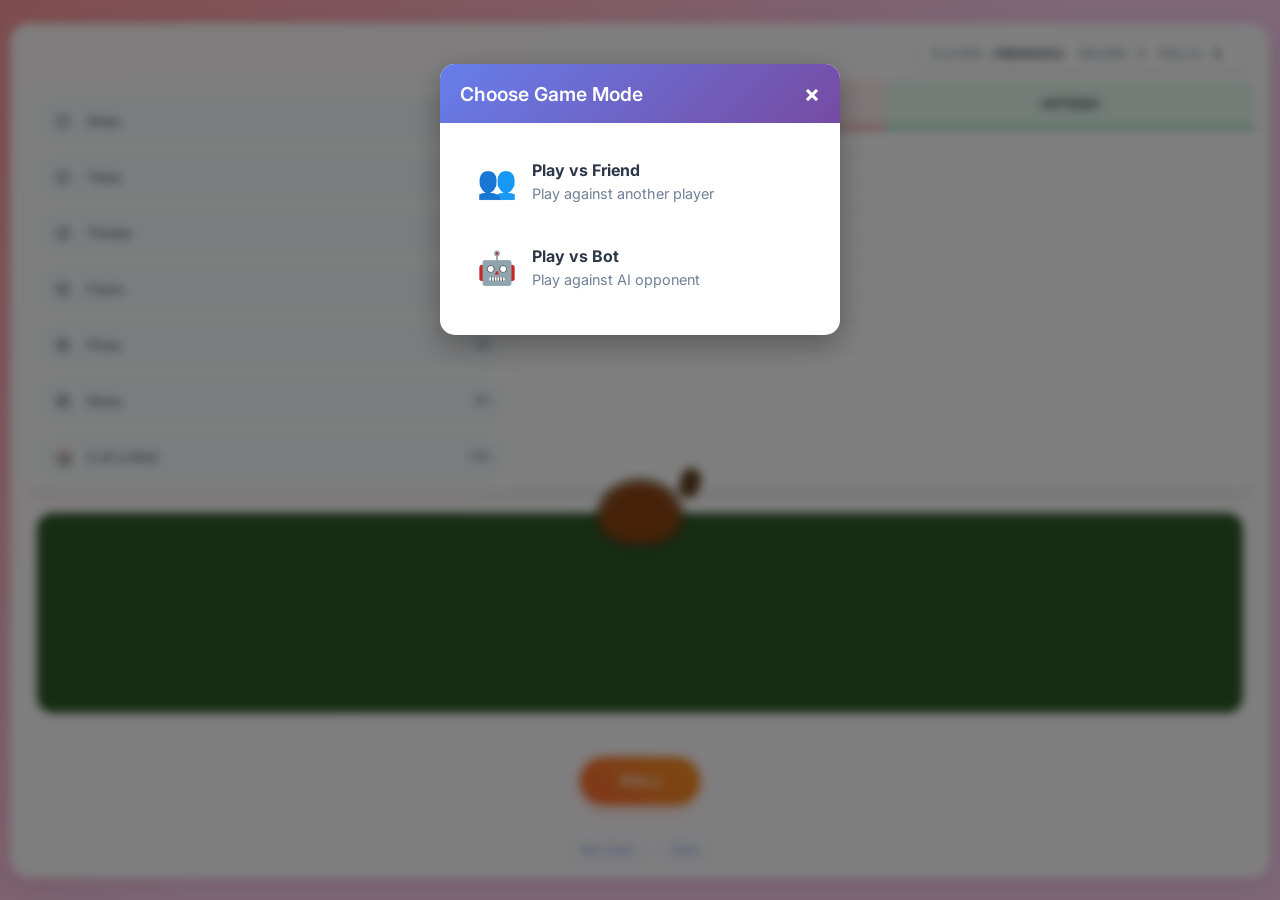
<file: index.html>
<!DOCTYPE html>
<html lang="en">
<head>
    <meta charset="UTF-8">
    <meta name="viewport" content="width=device-width, initial-scale=1.0">
    <title>Yahtzee Game</title>
    <link rel="stylesheet" href="styles.css">
    <link href="https://fonts.googleapis.com/css2?family=Inter:wght@400;500;600;700&display=swap" rel="stylesheet">
</head>
<body>
    <div class="game-container">
        <!-- Top-right Info Bar -->
        <div class="info-bar">
            <div class="info-text">
                <span class="info-label">PLAYER:</span>
                <span class="info-value" id="current-player">HIMANSHU</span>
                <span class="info-label">ROUND:</span>
                <span class="info-value" id="current-round">1</span>
                <span class="info-label">ROLLS:</span>
                <span class="info-value" id="rolls-left">3</span>
            </div>
        </div>

        <!-- Main Game Board -->
        <div class="game-board">
            <!-- Three-Column Scorecard Container -->
            <div class="scorecard-container">
                <!-- Left Column: Rounds -->
                <div class="rounds-column">
                    <div class="round-item" data-category="1s">
                        <div class="round-icon">⚀</div>
                        <div class="round-label">Ones</div>
                        <div class="round-count">(1)</div>
                    </div>
                    <div class="round-item" data-category="2s">
                        <div class="round-icon">⚁</div>
                        <div class="round-label">Twos</div>
                        <div class="round-count">(2)</div>
                    </div>
                    <div class="round-item" data-category="3s">
                        <div class="round-icon">⚂</div>
                        <div class="round-label">Threes</div>
                        <div class="round-count">(3)</div>
                    </div>
                    <div class="round-item" data-category="4s">
                        <div class="round-icon">⚃</div>
                        <div class="round-label">Fours</div>
                        <div class="round-count">(4)</div>
                    </div>
                    <div class="round-item" data-category="5s">
                        <div class="round-icon">⚄</div>
                        <div class="round-label">Fives</div>
                        <div class="round-count">(5)</div>
                    </div>
                    <div class="round-item" data-category="6s">
                        <div class="round-icon">⚅</div>
                        <div class="round-label">Sixes</div>
                        <div class="round-count">(6)</div>
                    </div>
                    <div class="round-item" data-category="three_of_a_kind">
                        <div class="round-icon">🎲</div>
                        <div class="round-label">3 of a Kind</div>
                        <div class="round-count">(16)</div>
                    </div>
                    <div class="round-item" data-category="four_of_a_kind">
                        <div class="round-icon">🎲</div>
                        <div class="round-label">4 of a Kind</div>
                        <div class="round-count">(0)</div>
                    </div>
                    <div class="round-item" data-category="full_house">
                        <div class="round-icon">🏠</div>
                        <div class="round-label">Full House</div>
                        <div class="round-count">(0)</div>
                    </div>
                    <div class="round-item" data-category="small_straight">
                        <div class="round-icon">📏</div>
                        <div class="round-label">Small Straight</div>
                        <div class="round-count">(0)</div>
                    </div>
                    <div class="round-item" data-category="large_straight">
                        <div class="round-icon">📏</div>
                        <div class="round-label">Large Straight</div>
                        <div class="round-count">(0)</div>
                    </div>
                    <div class="round-item" data-category="yahtzee">
                        <div class="round-icon">🎯</div>
                        <div class="round-label">Yahtzee</div>
                        <div class="round-count">(0)</div>
                    </div>
                    <div class="round-item" data-category="chance">
                        <div class="round-icon">❓</div>
                        <div class="round-label">Chance</div>
                        <div class="round-count">(0)</div>
                    </div>
                </div>

                <!-- Center Column: Player A -->
                <div class="player-column player-a">
                    <div class="player-header">
                        <div class="player-name" id="player1-name">HIMANSHU</div>
                    </div>
                    <div class="score-cells">
                        <div class="score-cell" data-category="1s" data-player="0"></div>
                        <div class="score-cell" data-category="2s" data-player="0"></div>
                        <div class="score-cell" data-category="3s" data-player="0"></div>
                        <div class="score-cell" data-category="4s" data-player="0"></div>
                        <div class="score-cell" data-category="5s" data-player="0"></div>
                        <div class="score-cell" data-category="6s" data-player="0"></div>
                        <div class="score-cell" data-category="three_of_a_kind" data-player="0"></div>
                        <div class="score-cell" data-category="four_of_a_kind" data-player="0"></div>
                        <div class="score-cell" data-category="full_house" data-player="0"></div>
                        <div class="score-cell" data-category="small_straight" data-player="0"></div>
                        <div class="score-cell" data-category="large_straight" data-player="0"></div>
                        <div class="score-cell" data-category="yahtzee" data-player="0"></div>
                        <div class="score-cell" data-category="chance" data-player="0"></div>
                    </div>
                </div>

                <!-- Right Column: Player B -->
                <div class="player-column player-b">
                    <div class="player-header">
                        <div class="player-name" id="player2-name">HITESH</div>
                    </div>
                    <div class="score-cells">
                        <div class="score-cell" data-category="1s" data-player="1"></div>
                        <div class="score-cell" data-category="2s" data-player="1"></div>
                        <div class="score-cell" data-category="3s" data-player="1"></div>
                        <div class="score-cell" data-category="4s" data-player="1"></div>
                        <div class="score-cell" data-category="5s" data-player="1"></div>
                        <div class="score-cell" data-category="6s" data-player="1"></div>
                        <div class="score-cell" data-category="three_of_a_kind" data-player="1"></div>
                        <div class="score-cell" data-category="four_of_a_kind" data-player="1"></div>
                        <div class="score-cell" data-category="full_house" data-player="1"></div>
                        <div class="score-cell" data-category="small_straight" data-player="1"></div>
                        <div class="score-cell" data-category="large_straight" data-player="1"></div>
                        <div class="score-cell" data-category="yahtzee" data-player="1"></div>
                        <div class="score-cell" data-category="chance" data-player="1"></div>
                    </div>
                </div>
            </div>

            <!-- Center Dice Area -->
            <div class="center-dice-area">
                <div class="dice-cup" id="dice-cup">
                    <div class="cup-handle"></div>
                    <div class="cup-body">
                        <div class="cup-rim"></div>
                    </div>
                </div>
                
                <div class="dice-rolling-area" id="dice-rolling-area">
                    <!-- Dice will appear here when rolled -->
                </div>
                
                <div class="dice-selection-area" id="dice-selection-area">
                    <!-- Selected dice will appear here -->
                </div>
            </div>

            <!-- Bottom Controls -->
            <div class="bottom-controls">
                <button id="roll-btn" class="roll-button">ROLL</button>
            </div>
        </div>

        <!-- Game Controls -->
        <div class="game-controls">
            <button id="new-game-btn" class="control-btn">New Game</button>
            <button id="rules-btn" class="control-btn">Rules</button>
        </div>
    </div>

    <!-- Game Mode Selection Modal -->
    <div id="mode-modal" class="modal">
        <div class="modal-content">
            <div class="modal-header">
                <h2>Choose Game Mode</h2>
                <span class="close">&times;</span>
            </div>
            <div class="modal-body">
                <div class="mode-option" data-mode="friend">
                    <div class="mode-icon">👥</div>
                    <div class="mode-text">
                        <h3>Play vs Friend</h3>
                        <p>Play against another player</p>
                    </div>
                </div>
                <div class="mode-option" data-mode="bot">
                    <div class="mode-icon">🤖</div>
                    <div class="mode-text">
                        <h3>Play vs Bot</h3>
                        <p>Play against AI opponent</p>
                    </div>
                </div>
            </div>
        </div>
    </div>

    <!-- Player Names Modal -->
    <div id="names-modal" class="modal">
        <div class="modal-content">
            <div class="modal-header">
                <h2>Enter Player Names</h2>
                <span class="close">&times;</span>
            </div>
            <div class="modal-body">
                <div class="name-input-group">
                    <label for="player1-input">Player 1 Name:</label>
                    <input type="text" id="player1-input" placeholder="Enter name" value="HIMANSHU">
                </div>
                <div class="name-input-group">
                    <label for="player2-input">Player 2 Name:</label>
                    <input type="text" id="player2-input" placeholder="Enter name" value="HITESH">
                </div>
                <button id="start-game-btn" class="start-btn">Start Game</button>
            </div>
        </div>
    </div>

    <!-- Rules Modal -->
    <div id="rules-modal" class="modal">
        <div class="modal-content">
            <div class="modal-header">
                <h2>Yahtzee Rules</h2>
                <span class="close">&times;</span>
            </div>
            <div class="modal-body">
                <div class="rule-section">
                    <h3>Upper Section</h3>
                    <p>Score the sum of dice showing the specified number (1s, 2s, 3s, 4s, 5s, 6s).</p>
                </div>
                <div class="rule-section">
                    <h3>Lower Section</h3>
                    <p><strong>3 of a Kind:</strong> Sum of all dice if at least 3 show the same number.<br>
                    <strong>4 of a Kind:</strong> Sum of all dice if at least 4 show the same number.<br>
                    <strong>Full House:</strong> 25 points for 3 of one number and 2 of another.<br>
                    <strong>Small Straight:</strong> 30 points for 4 consecutive numbers.<br>
                    <strong>Large Straight:</strong> 40 points for 5 consecutive numbers.<br>
                    <strong>Yahtzee:</strong> 50 points for 5 of the same number.<br>
                    <strong>Chance:</strong> Sum of all dice.</p>
                </div>
                <div class="rule-section">
                    <h3>How to Play</h3>
                    <p>Roll the dice up to 3 times per turn. Click on dice to select them and keep them for the next roll. Choose a category to score your roll. Each category can only be used once per game.</p>
                </div>
            </div>
        </div>
    </div>

    <script src="script.js"></script>
</body>
</html>
</file>
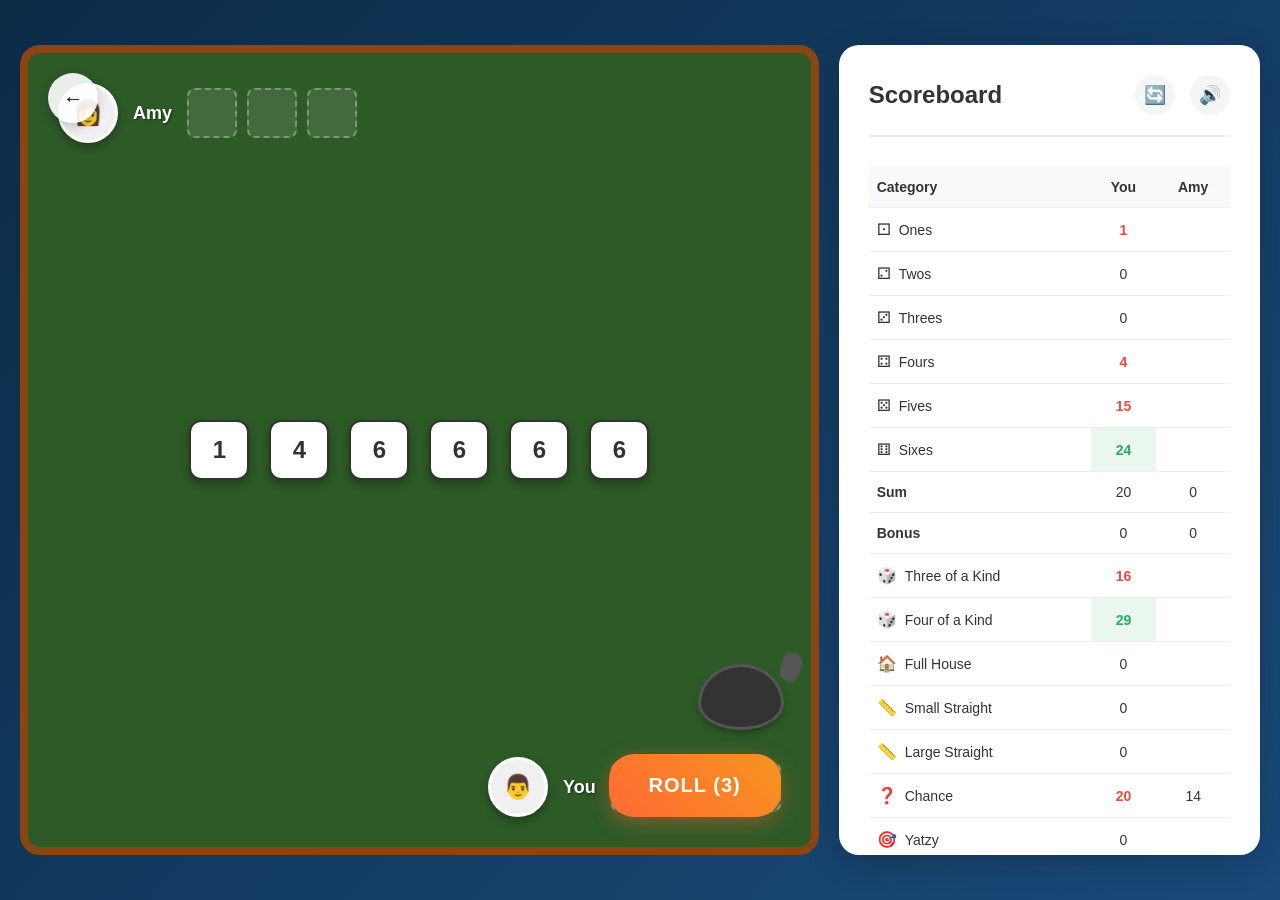
<file: yazi.html>
<!DOCTYPE html>
<html lang="en">
<head>
    <meta charset="UTF-8">
    <meta name="viewport" content="width=device-width, initial-scale=1.0">
    <title>Yahtzee Game</title>
    <style>
        * {
            margin: 0;
            padding: 0;
            box-sizing: border-box;
        }

        body {
            font-family: 'Arial', sans-serif;
            background: linear-gradient(135deg, #0b2b47 0%, #1a4a7a 100%);
            min-height: 100vh;
            display: flex;
            align-items: center;
            justify-content: center;
            padding: 20px;
            color: #333;
        }

        .game-container {
            display: flex;
            max-width: 1400px;
            width: 100%;
            height: 90vh;
            gap: 20px;
        }

        /* Left Game Board */
        .game-board {
            flex: 2;
            background: #2d5a27;
            border: 8px solid #8b4513;
            border-radius: 20px;
            padding: 30px;
            position: relative;
            display: flex;
            flex-direction: column;
            justify-content: space-between;
        }

        /* Player Areas */
        .player-area {
            display: flex;
            align-items: center;
            gap: 15px;
        }

        .player-area.top {
            align-self: flex-start;
        }

        .player-area.bottom {
            align-self: flex-end;
        }

        .avatar {
            width: 60px;
            height: 60px;
            border-radius: 50%;
            background: #f0f0f0;
            display: flex;
            align-items: center;
            justify-content: center;
            font-size: 24px;
            font-weight: bold;
            color: #666;
            border: 3px solid #fff;
            box-shadow: 0 4px 8px rgba(0, 0, 0, 0.3);
        }

        .player-name {
            color: white;
            font-size: 18px;
            font-weight: bold;
            text-shadow: 1px 1px 2px rgba(0, 0, 0, 0.5);
        }

        .dice-slots {
            display: flex;
            gap: 10px;
        }

        .dice-slot {
            width: 50px;
            height: 50px;
            border: 2px dashed rgba(255, 255, 255, 0.3);
            border-radius: 8px;
            background: rgba(255, 255, 255, 0.1);
        }

        /* Center Dice Area */
        .dice-area {
            display: flex;
            justify-content: center;
            align-items: center;
            gap: 20px;
            flex: 1;
            margin: 20px 0;
        }

        /* Dice Styling */
        .dice {
            width: 60px;
            height: 60px;
            background: white;
            border: 2px solid #333;
            border-radius: 12px;
            display: flex;
            align-items: center;
            justify-content: center;
            font-size: 24px;
            font-weight: bold;
            cursor: pointer;
            transition: all 0.3s ease;
            box-shadow: 0 4px 8px rgba(0, 0, 0, 0.3);
            position: relative;
        }

        .dice:hover {
            transform: translateY(-5px);
            box-shadow: 0 8px 16px rgba(0, 0, 0, 0.4);
        }

        .dice.held {
            border-color: #4CAF50;
            box-shadow: 0 0 15px rgba(76, 175, 80, 0.6);
            transform: scale(1.1);
        }

        .dice.rolling {
            animation: roll 0.6s ease-in-out;
        }

        @keyframes roll {
            0% { transform: rotate(0deg) scale(1); }
            25% { transform: rotate(90deg) scale(1.1); }
            50% { transform: rotate(180deg) scale(0.9); }
            75% { transform: rotate(270deg) scale(1.1); }
            100% { transform: rotate(360deg) scale(1); }
        }

        /* Dice Cup */
        .dice-cup {
            position: absolute;
            bottom: 120px;
            right: 30px;
            width: 80px;
            height: 60px;
            background: #333;
            border-radius: 50% 50% 50% 50% / 60% 60% 40% 40%;
            box-shadow: 0 4px 8px rgba(0, 0, 0, 0.5);
            cursor: pointer;
            transition: transform 0.3s ease;
        }

        .dice-cup:hover {
            transform: scale(1.05);
        }

        .cup-rim {
            position: absolute;
            top: -3px;
            left: -3px;
            right: -3px;
            bottom: -3px;
            border: 3px solid #555;
            border-radius: 50% 50% 50% 50% / 60% 60% 40% 40%;
        }

        .cup-handle {
            position: absolute;
            top: -15px;
            right: -20px;
            width: 20px;
            height: 30px;
            background: #555;
            border-radius: 10px;
            transform: rotate(15deg);
        }

        /* Roll Button */
        .roll-button {
            position: absolute;
            bottom: 30px;
            right: 30px;
            background: linear-gradient(45deg, #ff6b35, #f7931e);
            color: white;
            border: none;
            padding: 20px 40px;
            font-size: 20px;
            font-weight: bold;
            border-radius: 25px;
            cursor: pointer;
            transition: all 0.3s ease;
            box-shadow: 0 6px 20px rgba(255, 107, 53, 0.4);
            text-transform: uppercase;
            letter-spacing: 1px;
            min-width: 120px;
        }

        .roll-button:hover {
            transform: translateY(-3px);
            box-shadow: 0 10px 30px rgba(255, 107, 53, 0.6);
        }

        .roll-button:active {
            transform: translateY(-1px);
        }

        .roll-button:disabled {
            background: #ccc;
            cursor: not-allowed;
            transform: none;
            box-shadow: none;
        }

        /* Right Scoreboard */
        .scoreboard-panel {
            flex: 1;
            background: white;
            border-radius: 20px;
            padding: 30px;
            box-shadow: 0 8px 32px rgba(0, 0, 0, 0.2);
            max-height: 90vh;
            overflow-y: auto;
        }

        .scoreboard-header {
            display: flex;
            justify-content: space-between;
            align-items: center;
            margin-bottom: 30px;
            padding-bottom: 20px;
            border-bottom: 2px solid #eee;
        }

        .scoreboard-title {
            font-size: 24px;
            font-weight: bold;
            color: #333;
        }

        .scoreboard-controls {
            display: flex;
            gap: 15px;
        }

        .control-icon {
            width: 40px;
            height: 40px;
            background: #f5f5f5;
            border: none;
            border-radius: 50%;
            cursor: pointer;
            display: flex;
            align-items: center;
            justify-content: center;
            font-size: 18px;
            transition: all 0.3s ease;
        }

        .control-icon:hover {
            background: #e0e0e0;
            transform: scale(1.1);
        }

        /* Scoreboard Table */
        .scoreboard-table {
            width: 100%;
            border-collapse: collapse;
            font-size: 14px;
        }

        .scoreboard-table th,
        .scoreboard-table td {
            padding: 12px 8px;
            text-align: center;
            border-bottom: 1px solid #eee;
        }

        .scoreboard-table th {
            background: #f8f9fa;
            font-weight: bold;
            color: #333;
            position: sticky;
            top: 0;
            z-index: 10;
        }

        .scoreboard-table th:first-child {
            text-align: left;
            font-weight: bold;
        }

        .scoreboard-table td:first-child {
            text-align: left;
            font-weight: 500;
        }

        .scoreboard-table .filled {
            color: #e74c3c;
            font-weight: bold;
        }

        .scoreboard-table .possible-score {
            color: #27ae60;
            font-weight: bold;
            background: rgba(39, 174, 96, 0.1);
        }

        .scoreboard-table .suggested {
            color: #f39c12;
            font-weight: bold;
            background: rgba(243, 156, 18, 0.1);
        }

        .scoreboard-table .category-icon {
            margin-right: 8px;
            font-size: 16px;
        }

        /* Top Controls */
        .top-controls {
            position: absolute;
            top: 20px;
            left: 20px;
            z-index: 20;
        }

        .back-button {
            width: 50px;
            height: 50px;
            background: rgba(255, 255, 255, 0.9);
            border: none;
            border-radius: 50%;
            cursor: pointer;
            display: flex;
            align-items: center;
            justify-content: center;
            font-size: 20px;
            transition: all 0.3s ease;
            box-shadow: 0 4px 12px rgba(0, 0, 0, 0.2);
        }

        .back-button:hover {
            background: white;
            transform: scale(1.1);
        }

        /* AI Suggestion Panel */
        .ai-suggestion {
            position: absolute;
            top: 20px;
            right: 20px;
            background: rgba(255, 255, 255, 0.95);
            border-radius: 15px;
            padding: 15px;
            box-shadow: 0 4px 20px rgba(0, 0, 0, 0.3);
            max-width: 250px;
            z-index: 30;
        }

        .ai-suggestion h4 {
            color: #2c3e50;
            margin-bottom: 10px;
            font-size: 14px;
        }

        .ai-suggestion p {
            color: #34495e;
            font-size: 12px;
            line-height: 1.4;
        }

        /* Responsive Design */
        @media (max-width: 1200px) {
            .game-container {
                flex-direction: column;
                height: auto;
            }
            
            .game-board {
                min-height: 500px;
            }
            
            .scoreboard-panel {
                max-height: 400px;
            }
        }

        @media (max-width: 768px) {
            .game-container {
                padding: 10px;
            }
            
            .game-board {
                padding: 20px;
            }
            
            .dice {
                width: 50px;
                height: 50px;
                font-size: 20px;
            }
            
            .avatar {
                width: 50px;
                height: 50px;
                font-size: 20px;
            }
            
            .roll-button {
                padding: 15px 30px;
                font-size: 18px;
            }
        }
    </style>
</head>
<body>
    <div class="game-container">
        <!-- Left Game Board -->
        <div class="game-board">
            <!-- Top Controls -->
            <div class="top-controls">
                <button class="back-button" onclick="goBack()">←</button>
            </div>

            <!-- AI Suggestion Panel -->
            <div class="ai-suggestion" id="aiSuggestion" style="display: none;">
                <h4>🤖 AI Suggestion</h4>
                <p id="aiSuggestionText"></p>
            </div>

            <!-- Top Player (Amy) -->
            <div class="player-area top">
                <div class="avatar" id="amy-avatar">👩</div>
                <div class="player-name">Amy</div>
                <div class="dice-slots">
                    <div class="dice-slot"></div>
                    <div class="dice-slot"></div>
                    <div class="dice-slot"></div>
                </div>
            </div>

            <!-- Center Dice Area -->
            <div class="dice-area" id="diceArea">
                <!-- Dice will be generated by JavaScript -->
            </div>

            <!-- Bottom Player (You) -->
            <div class="player-area bottom">
                <div class="avatar" id="you-avatar">👨</div>
                <div class="player-name">You</div>
                <div class="dice-slots">
                    <div class="dice-slot"></div>
                    <div class="dice-slot"></div>
                    <div class="dice-slot"></div>
                </div>
            </div>

            <!-- Dice Cup -->
            <div class="dice-cup" id="diceCup" onclick="rollDice()">
                <div class="cup-rim"></div>
                <div class="cup-handle"></div>
            </div>

            <!-- Roll Button -->
            <button class="roll-button" id="rollBtn" onclick="rollDice()">Roll</button>
        </div>

        <!-- Right Scoreboard Panel -->
        <div class="scoreboard-panel">
            <div class="scoreboard-header">
                <div class="scoreboard-title">Scoreboard</div>
                <div class="scoreboard-controls">
                    <button class="control-icon" onclick="restartGame()" title="Restart Game">🔄</button>
                    <button class="control-icon" onclick="toggleSound()" title="Toggle Sound">🔊</button>
                </div>
            </div>

            <table class="scoreboard-table" id="scoreboard">
                <thead>
                    <tr>
                        <th>Category</th>
                        <th>You</th>
                        <th>Amy</th>
                    </tr>
                </thead>
                <tbody>
                    <tr>
                        <td><span class="category-icon">⚀</span>Ones</td>
                        <td class="filled" data-category="ones" data-player="you">1</td>
                        <td data-category="ones" data-player="amy"></td>
                    </tr>
                    <tr>
                        <td><span class="category-icon">⚁</span>Twos</td>
                        <td data-category="twos" data-player="you"></td>
                        <td data-category="twos" data-player="amy"></td>
                    </tr>
                    <tr>
                        <td><span class="category-icon">⚂</span>Threes</td>
                        <td data-category="threes" data-player="you"></td>
                        <td data-category="threes" data-player="amy"></td>
                    </tr>
                    <tr>
                        <td><span class="category-icon">⚃</span>Fours</td>
                        <td class="filled" data-category="fours" data-player="you">4</td>
                        <td data-category="fours" data-player="amy"></td>
                    </tr>
                    <tr>
                        <td><span class="category-icon">⚄</span>Fives</td>
                        <td class="filled" data-category="fives" data-player="you">15</td>
                        <td data-category="fives" data-player="amy"></td>
                    </tr>
                    <tr>
                        <td><span class="category-icon">⚅</span>Sixes</td>
                        <td data-category="sixes" data-player="you"></td>
                        <td data-category="sixes" data-player="amy"></td>
                    </tr>
                    <tr class="subtotal-row">
                        <td><strong>Sum</strong></td>
                        <td data-category="sum" data-player="you">20</td>
                        <td data-category="sum" data-player="amy">0</td>
                    </tr>
                    <tr class="bonus-row">
                        <td><strong>Bonus</strong></td>
                        <td data-category="bonus" data-player="you">0</td>
                        <td data-category="bonus" data-player="amy">0</td>
                    </tr>
                    <tr>
                        <td><span class="category-icon">🎲</span>Three of a Kind</td>
                        <td class="filled" data-category="three_of_a_kind" data-player="you">16</td>
                        <td data-category="three_of_a_kind" data-player="amy"></td>
                    </tr>
                    <tr>
                        <td><span class="category-icon">🎲</span>Four of a Kind</td>
                        <td data-category="four_of_a_kind" data-player="you"></td>
                        <td data-category="four_of_a_kind" data-player="amy"></td>
                    </tr>
                    <tr>
                        <td><span class="category-icon">🏠</span>Full House</td>
                        <td data-category="full_house" data-player="you"></td>
                        <td data-category="full_house" data-player="amy"></td>
                    </tr>
                    <tr>
                        <td><span class="category-icon">📏</span>Small Straight</td>
                        <td data-category="small_straight" data-player="you"></td>
                        <td data-category="small_straight" data-player="amy"></td>
                    </tr>
                    <tr>
                        <td><span class="category-icon">📏</span>Large Straight</td>
                        <td data-category="large_straight" data-player="you"></td>
                        <td data-category="large_straight" data-player="amy"></td>
                    </tr>
                    <tr>
                        <td><span class="category-icon">❓</span>Chance</td>
                        <td class="filled" data-category="chance" data-player="you">20</td>
                        <td data-category="chance" data-player="amy">14</td>
                    </tr>
                    <tr>
                        <td><span class="category-icon">🎯</span>Yatzy</td>
                        <td data-category="yatzy" data-player="you"></td>
                        <td data-category="yatzy" data-player="amy"></td>
                    </tr>
                    <tr class="total-row">
                        <td><strong>TOTAL SCORE</strong></td>
                        <td data-category="total" data-player="you">56</td>
                        <td data-category="total" data-player="amy">14</td>
                    </tr>
                </tbody>
            </table>
        </div>
    </div>

    <script>
        // Game State Variables
        let currentDice = [1, 4, 6, 6, 6, 6];
        let heldDice = new Set();
        let currentPlayer = 'you';
        let rollsLeft = 3;
        let gameMode = 'friend'; // 'friend' or 'bot'
        let scores = {
            you: {
                ones: 1, twos: null, threes: null, fours: 4, fives: 15, sixes: null,
                three_of_a_kind: 16, four_of_a_kind: null, full_house: null,
                small_straight: null, large_straight: null, yatzy: null, chance: 20
            },
            amy: {
                ones: null, twos: null, threes: null, fours: null, fives: null, sixes: null,
                three_of_a_kind: null, four_of_a_kind: null, full_house: null,
                small_straight: null, large_straight: null, yatzy: null, chance: 14
            }
        };

        // Initialize the game
        function initGame() {
            generateDice();
            updateScoreboard();
            updateRollButton();
            showAISuggestion();
        }

        // Generate dice elements
        function generateDice() {
            const diceArea = document.getElementById('diceArea');
            diceArea.innerHTML = '';
            
            currentDice.forEach((value, index) => {
                const die = document.createElement('div');
                die.className = 'dice';
                die.textContent = value;
                die.dataset.index = index;
                die.onclick = () => toggleHold(index);
                
                if (heldDice.has(index)) {
                    die.classList.add('held');
                }
                
                diceArea.appendChild(die);
            });
        }

        // Toggle dice hold
        function toggleHold(index) {
            if (rollsLeft < 3) { // Can only hold after first roll
                if (heldDice.has(index)) {
                    heldDice.delete(index);
                } else {
                    heldDice.add(index);
                }
                generateDice();
                updateScoreboard();
                showAISuggestion();
            }
        }

        // Roll dice
        function rollDice() {
            if (rollsLeft <= 0) {
                alert('No rolls left! Select a category to score.');
                return;
            }

            // Add rolling animation
            const dice = document.querySelectorAll('.dice');
            dice.forEach((die, index) => {
                if (!heldDice.has(index)) {
                    die.classList.add('rolling');
                    setTimeout(() => {
                        die.classList.remove('rolling');
                    }, 600);
                }
            });

            // Roll unheld dice
            currentDice.forEach((value, index) => {
                if (!heldDice.has(index)) {
                    currentDice[index] = Math.floor(Math.random() * 6) + 1;
                }
            });

            rollsLeft--;
            generateDice();
            updateRollButton();
            updateScoreboard();
            showAISuggestion();
        }

        // Update roll button state
        function updateRollButton() {
            const rollBtn = document.getElementById('rollBtn');
            if (rollsLeft <= 0) {
                rollBtn.disabled = true;
                rollBtn.textContent = 'No Rolls';
            } else {
                rollBtn.disabled = false;
                rollBtn.textContent = `Roll (${rollsLeft})`;
            }
        }

        // Calculate all possible scores
        function calculateScores() {
            const scores = {};
            const counts = new Array(7).fill(0);
            
            currentDice.forEach(value => counts[value]++);
            
            // Upper section
            for (let i = 1; i <= 6; i++) {
                const category = i === 1 ? 'ones' : i === 2 ? 'twos' : i === 3 ? 'threes' : 
                               i === 4 ? 'fours' : i === 5 ? 'fives' : 'sixes';
                scores[category] = counts[i] * i;
            }
            
            // Lower section
            const sum = currentDice.reduce((a, b) => a + b, 0);
            scores.chance = sum;
            
            // Three of a kind
            if (counts.some(count => count >= 3)) {
                scores.three_of_a_kind = sum;
            } else {
                scores.three_of_a_kind = 0;
            }
            
            // Four of a kind
            if (counts.some(count => count >= 4)) {
                scores.four_of_a_kind = sum;
            } else {
                scores.four_of_a_kind = 0;
            }
            
            // Full House
            if (counts.some(count => count === 3) && counts.some(count => count === 2)) {
                scores.full_house = 25;
            } else {
                scores.full_house = 0;
            }
            
            // Small Straight
            if ((counts[1] >= 1 && counts[2] >= 1 && counts[3] >= 1 && counts[4] >= 1) ||
                (counts[2] >= 1 && counts[3] >= 1 && counts[4] >= 1 && counts[5] >= 1) ||
                (counts[3] >= 1 && counts[4] >= 1 && counts[5] >= 1 && counts[6] >= 1)) {
                scores.small_straight = 30;
            } else {
                scores.small_straight = 0;
            }
            
            // Large Straight
            if ((counts[1] >= 1 && counts[2] >= 1 && counts[3] >= 1 && counts[4] >= 1 && counts[5] >= 1) ||
                (counts[2] >= 1 && counts[3] >= 1 && counts[4] >= 1 && counts[5] >= 1 && counts[6] >= 1)) {
                scores.large_straight = 40;
            } else {
                scores.large_straight = 0;
            }
            
            // Yatzy
            if (counts.some(count => count === 5)) {
                scores.yatzy = 50;
            } else {
                scores.yatzy = 0;
            }
            
            return scores;
        }

        // Update scoreboard with possible scores
        function updateScoreboard() {
            const possibleScores = calculateScores();
            
            // Clear previous possible scores
            document.querySelectorAll('.possible-score, .suggested').forEach(cell => {
                cell.textContent = '';
                cell.classList.remove('possible-score', 'suggested');
            });
            
            // Update with new possible scores
            Object.keys(possibleScores).forEach(category => {
                const cell = document.querySelector(`[data-category="${category}"][data-player="${currentPlayer}"]`);
                if (cell && !cell.classList.contains('filled')) {
                    const score = possibleScores[category];
                    cell.textContent = score;
                    
                    if (score > 0) {
                        cell.classList.add('possible-score');
                    }
                }
            });
            
            // Update totals
            updateTotals();
        }

        // Update totals and bonus
        function updateTotals() {
            const players = ['you', 'amy'];
            
            players.forEach(player => {
                const upperSum = ['ones', 'twos', 'threes', 'fours', 'fives', 'sixes']
                    .reduce((sum, category) => {
                        const score = scores[player][category];
                        return sum + (score || 0);
                    }, 0);
                
                // Update sum
                const sumCell = document.querySelector(`[data-category="sum"][data-player="${player}"]`);
                if (sumCell) sumCell.textContent = upperSum;
                
                // Calculate bonus (35 points if upper section >= 63)
                const bonus = upperSum >= 63 ? 35 : 0;
                const bonusCell = document.querySelector(`[data-category="bonus"][data-player="${player}"]`);
                if (bonusCell) bonusCell.textContent = bonus;
                
                // Calculate total
                const total = Object.values(scores[player]).reduce((sum, score) => sum + (score || 0), 0) + bonus;
                const totalCell = document.querySelector(`[data-category="total"][data-player="${player}"]`);
                if (totalCell) totalCell.textContent = total;
            });
        }

        // AI Move Suggestion
        function showAISuggestion() {
            const aiSuggestion = document.getElementById('aiSuggestion');
            const aiSuggestionText = document.getElementById('aiSuggestionText');
            
            if (rollsLeft === 3) {
                aiSuggestion.style.display = 'none';
                return;
            }
            
            const suggestion = generateAISuggestion();
            aiSuggestionText.textContent = suggestion;
            aiSuggestion.style.display = 'block';
        }

        // Generate AI suggestion using Monte Carlo approach
        function generateAISuggestion() {
            const possibleScores = calculateScores();
            const availableCategories = Object.keys(possibleScores).filter(category => 
                !scores[currentPlayer][category] && possibleScores[category] > 0
            );
            
            if (availableCategories.length === 0) {
                return "No good scoring options. Choose any available category.";
            }
            
            // Find best scoring option
            let bestCategory = availableCategories[0];
            let bestScore = possibleScores[bestCategory];
            
            availableCategories.forEach(category => {
                if (possibleScores[category] > bestScore) {
                    bestScore = possibleScores[category];
                    bestCategory = category;
                }
            });
            
            // Strategic advice based on dice
            if (rollsLeft === 2) {
                if (bestScore >= 25) {
                    return `Great roll! Score ${bestCategory.replace('_', ' ')} for ${bestScore} points.`;
                } else {
                    return `Roll again to improve your score. Consider holding ${getHoldSuggestion()}.`;
                }
            } else if (rollsLeft === 1) {
                if (bestScore >= 20) {
                    return `Score ${bestCategory.replace('_', ' ')} for ${bestScore} points.`;
                } else {
                    return `Last roll! Hold ${getHoldSuggestion()} and hope for the best.`;
                }
            } else {
                return `Choose ${bestCategory.replace('_', ' ')} for ${bestScore} points.`;
            }
        }

        // Get dice holding suggestion
        function getHoldSuggestion() {
            const counts = new Array(7).fill(0);
            currentDice.forEach(value => counts[value]++);
            
            // Find most common values
            let maxCount = 0;
            let bestValue = 1;
            
            for (let i = 1; i <= 6; i++) {
                if (counts[i] > maxCount) {
                    maxCount = counts[i];
                    bestValue = i;
                }
            }
            
            if (maxCount >= 2) {
                return `the ${bestValue}s`;
            } else {
                return "high-value dice (5s and 6s)";
            }
        }

        // Score a category
        function scoreCategory(category, player) {
            if (player !== currentPlayer || rollsLeft === 3) {
                return; // Can't score on first roll
            }
            
            const cell = document.querySelector(`[data-category="${category}"][data-player="${player}"]`);
            if (cell && !cell.classList.contains('filled')) {
                const possibleScores = calculateScores();
                const score = possibleScores[category] || 0;
                
                // Update scores object
                scores[player][category] = score;
                
                // Update display
                cell.textContent = score;
                cell.classList.add('filled');
                cell.classList.remove('possible-score', 'suggested');
                
                // Switch players and reset for next turn
                currentPlayer = currentPlayer === 'you' ? 'amy' : 'you';
                rollsLeft = 3;
                heldDice.clear();
                
                // Generate new dice for next player
                currentDice = [1, 1, 1, 1, 1, 1];
                generateDice();
                updateRollButton();
                updateScoreboard();
                showAISuggestion();
                
                // Check for game end
                if (isGameComplete()) {
                    endGame();
                }
            }
        }

        // Check if game is complete
        function isGameComplete() {
            const youComplete = Object.values(scores.you).every(score => score !== null);
            const amyComplete = Object.values(scores.amy).every(score => score !== null);
            return youComplete && amyComplete;
        }

        // End game and show results
        function endGame() {
            const youTotal = parseInt(document.querySelector('[data-category="total"][data-player="you"]').textContent);
            const amyTotal = parseInt(document.querySelector('[data-category="total"][data-player="amy"]').textContent);
            
            let message = `Game Over!\n\nFinal Scores:\nYou: ${youTotal}\nAmy: ${amyTotal}\n\n`;
            
            if (youTotal > amyTotal) {
                message += "🎉 You Win! 🎉";
            } else if (amyTotal > youTotal) {
                message += "😔 Amy Wins! 😔";
            } else {
                message += "🤝 It's a Tie! 🤝";
            }
            
            setTimeout(() => {
                alert(message);
                if (confirm('Play again?')) {
                    restartGame();
                }
            }, 500);
        }

        // Game control functions
        function goBack() {
            if (confirm('Are you sure you want to go back?')) {
                window.history.back();
            }
        }

        function restartGame() {
            if (confirm('Are you sure you want to restart the game?')) {
                // Reset scores
                scores = {
                    you: {
                        ones: null, twos: null, threes: null, fours: null, fives: null, sixes: null,
                        three_of_a_kind: null, four_of_a_kind: null, full_house: null,
                        small_straight: null, large_straight: null, yatzy: null, chance: null
                    },
                    amy: {
                        ones: null, twos: null, threes: null, fours: null, fives: null, sixes: null,
                        three_of_a_kind: null, four_of_a_kind: null, full_house: null,
                        small_straight: null, large_straight: null, yatzy: null, chance: null
                    }
                };
                
                // Reset game state
                currentDice = [1, 1, 1, 1, 1, 1];
                heldDice.clear();
                currentPlayer = 'you';
                rollsLeft = 3;
                
                // Clear all filled scores
                document.querySelectorAll('.filled').forEach(cell => {
                    cell.textContent = '';
                    cell.classList.remove('filled');
                });
                
                initGame();
            }
        }

        function toggleSound() {
            const soundBtn = document.querySelector('[onclick="toggleSound()"]');
            if (soundBtn.textContent === '🔊') {
                soundBtn.textContent = '🔇';
                soundBtn.title = 'Sound Off';
            } else {
                soundBtn.textContent = '🔊';
                soundBtn.title = 'Sound On';
            }
        }

        // Initialize when page loads
        document.addEventListener('DOMContentLoaded', function() {
            initGame();
        });

        // Add click handlers for scoreboard cells
        document.addEventListener('click', function(e) {
            if (e.target.matches('[data-category]') && !e.target.classList.contains('filled')) {
                const category = e.target.dataset.category;
                const player = e.target.dataset.player;
                
                if (category !== 'sum' && category !== 'bonus' && category !== 'total') {
                    scoreCategory(category, player);
                }
            }
        });

        // Bot player logic (if playing against AI)
        function botTurn() {
            if (currentPlayer === 'amy' && gameMode === 'bot') {
                setTimeout(() => {
                    // Simple bot strategy: roll up to 2 times, then pick best available score
                    if (rollsLeft > 1) {
                        rollDice();
                        setTimeout(() => {
                            // Hold dice that could lead to better scores
                            const counts = new Array(7).fill(0);
                            currentDice.forEach(value => counts[value]++);
                            
                            for (let i = 0; i < currentDice.length; i++) {
                                if (counts[currentDice[i]] >= 2) {
                                    heldDice.add(i);
                                }
                            }
                            
                            generateDice();
                            rollDice();
                        }, 1000);
                    } else {
                        // Pick best available score
                        const possibleScores = calculateScores();
                        let bestCategory = null;
                        let bestScore = -1;
                        
                        Object.keys(possibleScores).forEach(category => {
                            if (!scores.amy[category] && possibleScores[category] > bestScore) {
                                bestScore = possibleScores[category];
                                bestCategory = category;
                            }
                        });
                        
                        if (bestCategory) {
                            scoreCategory(bestCategory, 'amy');
                        }
                    }
                }, 1000);
            }
        }

        // Trigger bot turn after player's turn
        const originalScoreCategory = scoreCategory;
        scoreCategory = function(category, player) {
            originalScoreCategory(category, player);
            if (gameMode === 'bot') {
                botTurn();
            }
        };
    </script>
</body>
</html>
</file>
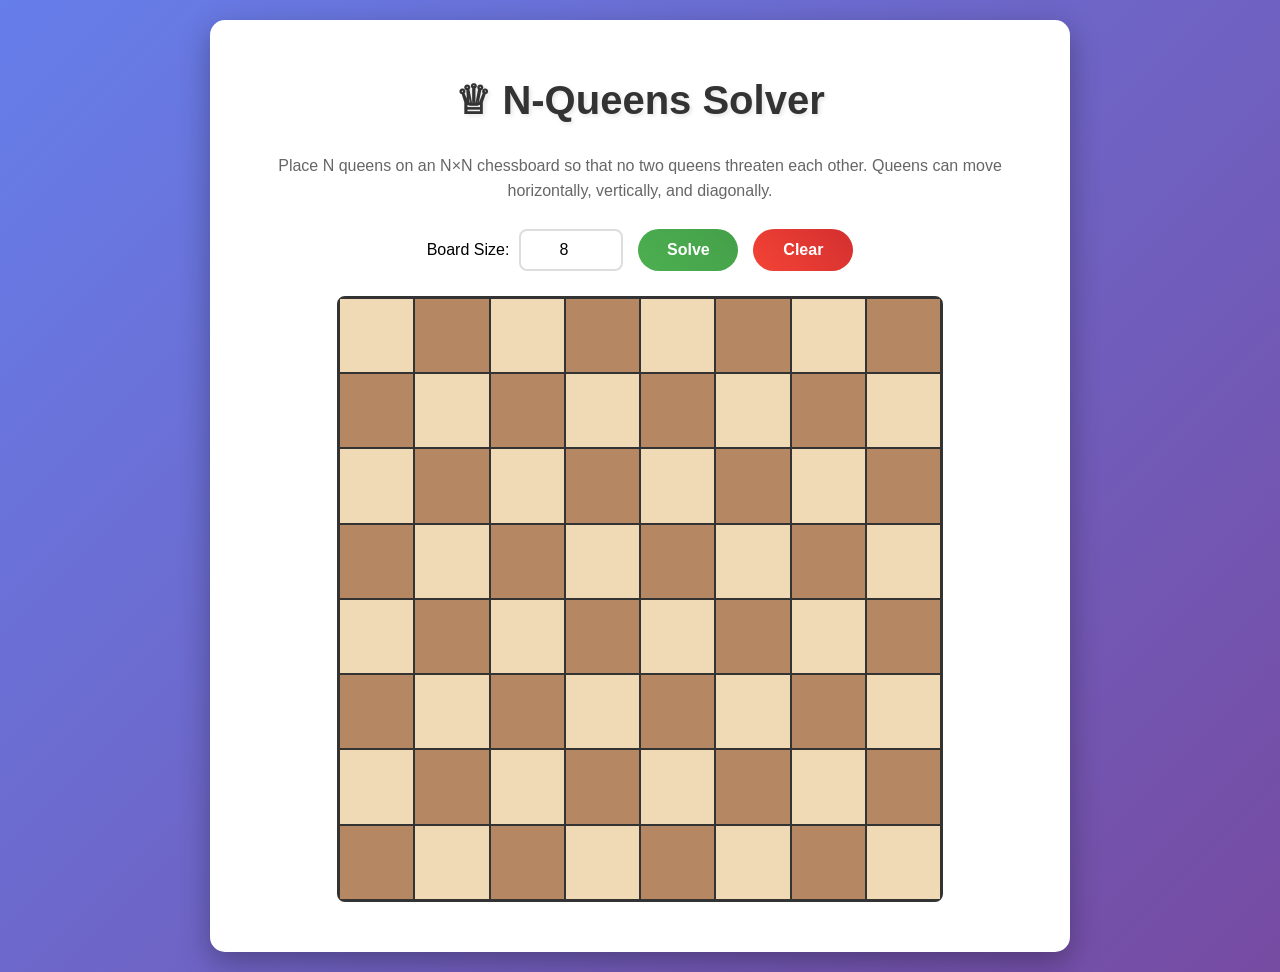
<file: n_queens_solver/n_queens_solver.html>
<!DOCTYPE html>
<html lang="en">
<head>
    <meta charset="UTF-8">
    <meta name="viewport" content="width=device-width, initial-scale=1.0">
    <title>N-Queens Solver</title>
    <style>
        body {
            font-family: 'Arial', sans-serif;
            background: linear-gradient(135deg, #667eea 0%, #764ba2 100%);
            margin: 0;
            padding: 20px;
            min-height: 100vh;
            display: flex;
            flex-direction: column;
            align-items: center;
        }

        .container {
            background: white;
            border-radius: 15px;
            padding: 30px;
            box-shadow: 0 10px 30px rgba(0, 0, 0, 0.3);
            max-width: 800px;
            width: 100%;
        }

        h1 {
            text-align: center;
            color: #333;
            margin-bottom: 30px;
            font-size: 2.5em;
            text-shadow: 2px 2px 4px rgba(0, 0, 0, 0.1);
        }

        .description {
            text-align: center;
            color: #666;
            margin-bottom: 25px;
            line-height: 1.6;
        }

        .controls {
            display: flex;
            gap: 15px;
            justify-content: center;
            margin: 25px 0;
            flex-wrap: wrap;
            align-items: center;
        }

        .board-size-input {
            display: flex;
            align-items: center;
            gap: 10px;
        }

        .board-size-input input {
            width: 80px;
            padding: 10px;
            border: 2px solid #ddd;
            border-radius: 8px;
            font-size: 16px;
            text-align: center;
        }

        .btn {
            padding: 12px 24px;
            border: none;
            border-radius: 25px;
            font-size: 1em;
            font-weight: bold;
            cursor: pointer;
            transition: all 0.3s ease;
            min-width: 100px;
        }

        .btn-solve {
            background: linear-gradient(45deg, #4CAF50, #45a049);
            color: white;
        }

        .btn-solve:hover {
            transform: translateY(-2px);
            box-shadow: 0 5px 15px rgba(76, 175, 80, 0.4);
        }

        .btn-clear {
            background: linear-gradient(45deg, #f44336, #d32f2f);
            color: white;
        }

        .btn-clear:hover {
            transform: translateY(-2px);
            box-shadow: 0 5px 15px rgba(244, 67, 54, 0.4);
        }

        .btn-step {
            background: linear-gradient(45deg, #2196F3, #1976D2);
            color: white;
        }

        .btn-step:hover {
            transform: translateY(-2px);
            box-shadow: 0 5px 15px rgba(33, 150, 243, 0.4);
        }

        .btn:active {
            transform: translateY(0);
        }

        .btn:disabled {
            background: #ccc;
            cursor: not-allowed;
            transform: none;
            box-shadow: none;
        }

        .chessboard {
            display: grid;
            gap: 2px;
            background: #333;
            border: 3px solid #333;
            border-radius: 8px;
            margin: 20px auto;
            max-width: 600px;
            width: 100%;
        }

        .cell {
            aspect-ratio: 1;
            display: flex;
            align-items: center;
            justify-content: center;
            position: relative;
            cursor: pointer;
            transition: all 0.3s ease;
            font-size: 1.5em;
            font-weight: bold;
        }

        .cell.light {
            background: #f0d9b5;
        }

        .cell.dark {
            background: #b58863;
        }

        .cell:hover {
            transform: scale(1.05);
            box-shadow: 0 0 10px rgba(0, 0, 0, 0.3);
        }

        .cell.queen {
            background: #4CAF50;
            color: white;
        }

        .cell.queen::before {
            content: "♕";
            font-size: 1.2em;
        }

        .status {
            text-align: center;
            margin: 20px 0;
            padding: 15px;
            border-radius: 8px;
            font-weight: bold;
        }

        .status.success {
            background: #d4edda;
            color: #155724;
            border: 1px solid #c3e6cb;
        }

        .status.error {
            background: #f8d7da;
            color: #721c24;
            border: 1px solid #f5c6cb;
        }

        .status.info {
            background: #d1ecf1;
            color: #0c5460;
            border: 1px solid #bee5eb;
        }

        @media (max-width: 600px) {
            .container {
                padding: 20px;
                margin: 10px;
            }
            
            .chessboard {
                max-width: 350px;
            }
            
            .controls {
                flex-direction: column;
                align-items: center;
            }
            
            .btn {
                width: 200px;
            }
        }
    </style>
</head>
<body>
    <div class="container">
        <h1>♕ N-Queens Solver</h1>
        
        <div class="description">
            Place N queens on an N×N chessboard so that no two queens threaten each other.
            Queens can move horizontally, vertically, and diagonally.
        </div>

        <div class="controls">
            <div class="board-size-input">
                <label for="board-size">Board Size:</label>
                <input type="number" id="board-size" value="8" min="1" max="50">
            </div>
            <button class="btn btn-solve" onclick="solveNQueens()">Solve</button>
            <button class="btn btn-clear" onclick="clearBoard()">Clear</button>
        </div>

        <div id="chessboard" class="chessboard">
            <!-- Chessboard will be generated by JavaScript -->
        </div>

        <div id="status" class="status" style="display: none;"></div>
    </div>

    <script>
        let currentBoard = [];
        let boardSize = 8;

        // Initialize the chessboard
        function initializeBoard() {
            const chessboard = document.getElementById('chessboard');
            chessboard.innerHTML = '';
            
            chessboard.style.gridTemplateColumns = `repeat(${boardSize}, 1fr)`;
            
            currentBoard = Array(boardSize).fill().map(() => Array(boardSize).fill(0));
            
            for (let i = 0; i < boardSize; i++) {
                for (let j = 0; j < boardSize; j++) {
                    const cell = document.createElement('div');
                    cell.className = `cell ${(i + j) % 2 === 0 ? 'light' : 'dark'}`;
                    cell.dataset.row = i;
                    cell.dataset.col = j;
                    
                    cell.addEventListener('click', function() {
                        toggleQueen(i, j);
                    });
                    
                    chessboard.appendChild(cell);
                }
            }
        }

        // Toggle queen placement
        function toggleQueen(row, col) {
            if (currentBoard[row][col] === 1) {
                currentBoard[row][col] = 0;
            } else {
                currentBoard[row][col] = 1;
            }
            updateBoardDisplay();
        }

        // Update board display
        function updateBoardDisplay() {
            const cells = document.querySelectorAll('.cell');
            cells.forEach(cell => {
                const row = parseInt(cell.dataset.row);
                const col = parseInt(cell.dataset.col);
                
                cell.className = `cell ${(row + col) % 2 === 0 ? 'light' : 'dark'}`;
                
                if (currentBoard[row][col] === 1) {
                    cell.classList.add('queen');
                }
            });
        }

        // Solve N-Queens problem
        function solveNQueens() {
            boardSize = parseInt(document.getElementById('board-size').value);
            if (boardSize < 1 || boardSize > 50) {
                showStatus('Please enter a valid board size (1-50)', 'error');
                return;
            }

            showStatus('Solving...', 'info');
            
            initializeBoard();
            
            const startTime = performance.now();
            
            setTimeout(() => {
                const solution = solveQueens(boardSize);
                const endTime = performance.now();
                
                if (solution) {
                    currentBoard = solution;
                    updateBoardDisplay();
                    showStatus(`Solution found for ${boardSize}-queens problem in ${(endTime - startTime).toFixed(2)}ms!`, 'success');
                } else {
                    showStatus(`No solution exists for ${boardSize}-queens problem`, 'error');
                }
            }, 100);
        }

        // Check if position is safe
        function isSafe(row, col) {
            for (let c = 0; c < col; c++) {
                if (currentBoard[row][c] === 1) return false;
                if (Math.abs(currentBoard[row][c] - row) === Math.abs(c - col)) return false;
            }
            return true;
        }

        // Solve queens using backtracking
        function solveQueens(n) {
            const queens = new Array(n).fill(-1);
            
            if (solveQueensRecursive(queens, 0, n)) {
                const board = Array(n).fill().map(() => Array(n).fill(0));
                for (let i = 0; i < n; i++) {
                    if (queens[i] !== -1) {
                        board[queens[i]][i] = 1;
                    }
                }
                return board;
            }
            return null;
        }

        // Recursive solving function
        function solveQueensRecursive(queens, col, n) {
            if (col >= n) return true;
            
            for (let row = 0; row < n; row++) {
                if (isSafeQueens(queens, row, col, n)) {
                    queens[col] = row;
                    
                    if (solveQueensRecursive(queens, col + 1, n)) {
                        return true;
                    }
                    
                    queens[col] = -1;
                }
            }
            return false;
        }

        // Check if position is safe for queens array
        function isSafeQueens(queens, row, col, n) {
            for (let c = 0; c < col; c++) {
                if (queens[c] === row) return false;
                if (Math.abs(queens[c] - row) === Math.abs(c - col)) return false;
            }
            return true;
        }

        // Clear board
        function clearBoard() {
            currentBoard = Array(boardSize).fill().map(() => Array(boardSize).fill(0));
            updateBoardDisplay();
            hideStatus();
        }

        // Show status message
        function showStatus(message, type) {
            const status = document.getElementById('status');
            status.textContent = message;
            status.className = `status ${type}`;
            status.style.display = 'block';
        }

        // Hide status message
        function hideStatus() {
            const status = document.getElementById('status');
            status.style.display = 'none';
        }

        // Initialize when page loads
        document.addEventListener('DOMContentLoaded', function() {
            initializeBoard();
        });

        // Update board size
        document.getElementById('board-size').addEventListener('change', function() {
            boardSize = parseInt(this.value);
            if (boardSize >= 1 && boardSize <= 50) {
                initializeBoard();
                hideStatus();
            }
        });
    </script>
</body>
</html>
</file>
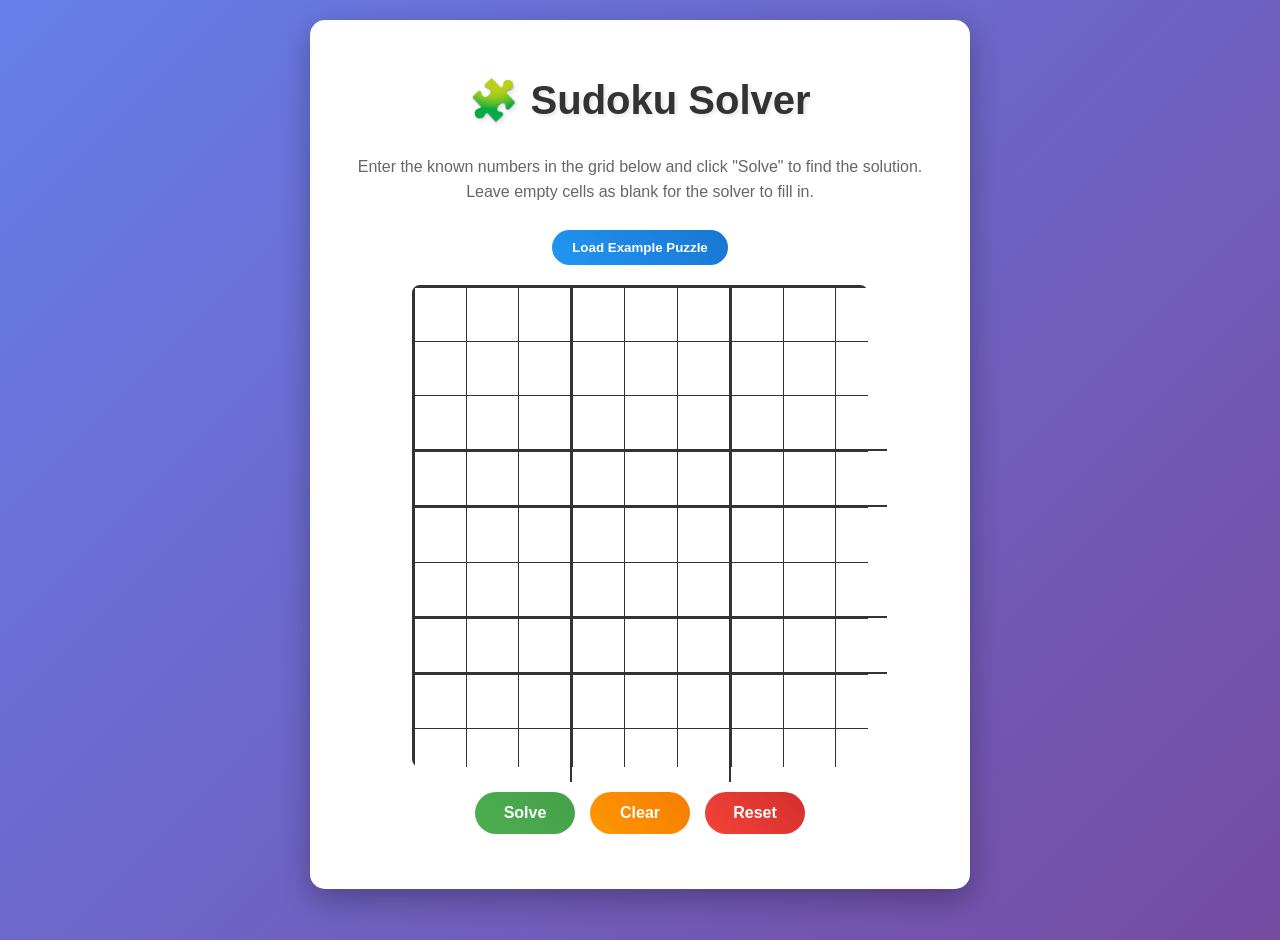
<file: sudoku_solver/sudoku_solver.html>
<!DOCTYPE html>
<html lang="en">
<head>
    <meta charset="UTF-8">
    <meta name="viewport" content="width=device-width, initial-scale=1.0">
    <title>Sudoku Solver</title>
    <style>
        body {
            font-family: 'Arial', sans-serif;
            background: linear-gradient(135deg, #667eea 0%, #764ba2 100%);
            margin: 0;
            padding: 20px;
            min-height: 100vh;
            display: flex;
            flex-direction: column;
            align-items: center;
        }

        .container {
            background: white;
            border-radius: 15px;
            padding: 30px;
            box-shadow: 0 10px 30px rgba(0, 0, 0, 0.3);
            max-width: 600px;
            width: 100%;
        }

        h1 {
            text-align: center;
            color: #333;
            margin-bottom: 30px;
            font-size: 2.5em;
            text-shadow: 2px 2px 4px rgba(0, 0, 0, 0.1);
        }

        .instructions {
            text-align: center;
            color: #666;
            margin-bottom: 25px;
            line-height: 1.6;
        }

        .sudoku-grid {
            display: grid;
            grid-template-columns: repeat(9, 1fr);
            gap: 1px;
            background: #333;
            border: 3px solid #333;
            border-radius: 8px;
            margin: 20px auto;
            max-width: 450px;
            width: 100%;
        }

        .cell {
            background: white;
            aspect-ratio: 1;
            display: flex;
            align-items: center;
            justify-content: center;
            position: relative;
        }

        .cell input {
            width: 100%;
            height: 100%;
            border: none;
            text-align: center;
            font-size: 1.2em;
            font-weight: bold;
            color: #333;
            background: transparent;
            outline: none;
        }

        .cell input:focus {
            background: #e3f2fd;
        }

        /* 3x3 box borders */
        .cell:nth-child(3n) {
            border-right: 2px solid #333;
        }

        .cell:nth-child(9n) {
            border-right: none;
        }

        .cell:nth-child(n+19):nth-child(-n+27),
        .cell:nth-child(n+46):nth-child(-n+54) {
            border-bottom: 2px solid #333;
        }

        .cell:nth-child(n+28):nth-child(-n+36),
        .cell:nth-child(n+55):nth-child(-n+63) {
            border-bottom: 2px solid #333;
        }

        .buttons {
            display: flex;
            gap: 15px;
            justify-content: center;
            margin: 25px 0;
            flex-wrap: wrap;
        }

        .btn {
            padding: 12px 24px;
            border: none;
            border-radius: 25px;
            font-size: 1em;
            font-weight: bold;
            cursor: pointer;
            transition: all 0.3s ease;
            min-width: 100px;
        }

        .btn-solve {
            background: linear-gradient(45deg, #4CAF50, #45a049);
            color: white;
        }

        .btn-solve:hover {
            transform: translateY(-2px);
            box-shadow: 0 5px 15px rgba(76, 175, 80, 0.4);
        }

        .btn-reset {
            background: linear-gradient(45deg, #f44336, #d32f2f);
            color: white;
        }

        .btn-reset:hover {
            transform: translateY(-2px);
            box-shadow: 0 5px 15px rgba(244, 67, 54, 0.4);
        }

        .btn-clear {
            background: linear-gradient(45deg, #ff9800, #f57c00);
            color: white;
        }

        .btn-clear:hover {
            transform: translateY(-2px);
            box-shadow: 0 5px 15px rgba(255, 152, 0, 0.4);
        }

        .btn:active {
            transform: translateY(0);
        }

        .status {
            text-align: center;
            margin: 20px 0;
            padding: 15px;
            border-radius: 8px;
            font-weight: bold;
        }

        .status.success {
            background: #d4edda;
            color: #155724;
            border: 1px solid #c3e6cb;
        }

        .status.error {
            background: #f8d7da;
            color: #721c24;
            border: 1px solid #f5c6cb;
        }

        .status.info {
            background: #d1ecf1;
            color: #0c5460;
            border: 1px solid #bee5eb;
        }

        .example-puzzle {
            text-align: center;
            margin: 20px 0;
        }

        .example-puzzle button {
            background: linear-gradient(45deg, #2196F3, #1976D2);
            color: white;
            border: none;
            padding: 10px 20px;
            border-radius: 20px;
            cursor: pointer;
            font-weight: bold;
            transition: all 0.3s ease;
        }

        .example-puzzle button:hover {
            transform: translateY(-2px);
            box-shadow: 0 5px 15px rgba(33, 150, 243, 0.4);
        }

        @media (max-width: 600px) {
            .container {
                padding: 20px;
                margin: 10px;
            }
            
            .sudoku-grid {
                max-width: 350px;
            }
            
            .cell input {
                font-size: 1em;
            }
            
            .buttons {
                flex-direction: column;
                align-items: center;
            }
            
            .btn {
                width: 200px;
            }
        }
    </style>
</head>
<body>
    <div class="container">
        <h1>🧩 Sudoku Solver</h1>
        
        <div class="instructions">
            Enter the known numbers in the grid below and click "Solve" to find the solution.
            Leave empty cells as blank for the solver to fill in.
        </div>

        <div class="example-puzzle">
            <button onclick="loadExamplePuzzle()">Load Example Puzzle</button>
        </div>

        <div class="sudoku-grid" id="sudokuGrid">
            <!-- Grid will be generated by JavaScript -->
        </div>

        <div class="buttons">
            <button class="btn btn-solve" onclick="solveSudoku()">Solve</button>
            <button class="btn btn-clear" onclick="clearGrid()">Clear</button>
            <button class="btn btn-reset" onclick="resetGrid()">Reset</button>
        </div>

        <div id="status" class="status" style="display: none;"></div>
    </div>

    <script>
        let originalBoard = [];
        let currentBoard = [];

        // Initialize the Sudoku grid
        function initializeGrid() {
            const grid = document.getElementById('sudokuGrid');
            grid.innerHTML = '';
            
            for (let i = 0; i < 9; i++) {
                for (let j = 0; j < 9; j++) {
                    const cell = document.createElement('div');
                    cell.className = 'cell';
                    
                    const input = document.createElement('input');
                    input.type = 'text';
                    input.maxLength = 1;
                    input.id = `cell-${i}-${j}`;
                    input.placeholder = '';
                    
                    // Only allow numbers 1-9
                    input.addEventListener('input', function(e) {
                        const value = e.target.value;
                        if (value && !/^[1-9]$/.test(value)) {
                            e.target.value = '';
                        }
                    });
                    
                    cell.appendChild(input);
                    grid.appendChild(cell);
                }
            }
            
            // Initialize empty boards
            originalBoard = Array(9).fill().map(() => Array(9).fill(0));
            currentBoard = Array(9).fill().map(() => Array(9).fill(0));
        }

        // Load example puzzle
        function loadExamplePuzzle() {
            const examplePuzzle = [
                [7, 0, 2, 0, 5, 0, 6, 0, 0],
                [0, 0, 0, 0, 0, 3, 0, 0, 0],
                [1, 0, 0, 0, 0, 9, 5, 0, 0],
                [8, 0, 0, 0, 0, 0, 0, 9, 0],
                [0, 4, 3, 0, 0, 0, 7, 5, 0],
                [0, 9, 0, 0, 0, 0, 0, 0, 8],
                [0, 0, 9, 7, 0, 0, 0, 0, 5],
                [0, 0, 0, 2, 0, 0, 0, 0, 0],
                [0, 0, 7, 0, 4, 0, 2, 0, 3]
            ];
            
            fillGrid(examplePuzzle);
            showStatus('Example puzzle loaded!', 'info');
        }

        // Fill the grid with a board
        function fillGrid(board) {
            for (let i = 0; i < 9; i++) {
                for (let j = 0; j < 9; j++) {
                    const input = document.getElementById(`cell-${i}-${j}`);
                    if (board[i][j] === 0) {
                        input.value = '';
                    } else {
                        input.value = board[i][j];
                    }
                }
            }
            
            // Update current board
            currentBoard = board.map(row => [...row]);
        }

        // Get current board from grid
        function getCurrentBoard() {
            const board = [];
            for (let i = 0; i < 9; i++) {
                board[i] = [];
                for (let j = 0; j < 9; j++) {
                    const input = document.getElementById(`cell-${i}-${j}`);
                    const value = input.value.trim();
                    board[i][j] = value === '' ? 0 : parseInt(value);
                }
            }
            return board;
        }

        // Clear the grid
        function clearGrid() {
            for (let i = 0; i < 9; i++) {
                for (let j = 0; j < 9; j++) {
                    const input = document.getElementById(`cell-${i}-${j}`);
                    input.value = '';
                }
            }
            currentBoard = Array(9).fill().map(() => Array(9).fill(0));
            hideStatus();
        }

        // Reset to original state
        function resetGrid() {
            fillGrid(originalBoard);
            hideStatus();
        }

        // Show status message
        function showStatus(message, type) {
            const status = document.getElementById('status');
            status.textContent = message;
            status.className = `status ${type}`;
            status.style.display = 'block';
        }

        // Hide status message
        function hideStatus() {
            const status = document.getElementById('status');
            status.style.display = 'none';
        }

        // Solve the Sudoku puzzle
        function solveSudoku() {
            const board = getCurrentBoard();
            
            // Validate input
            if (!isValidInput(board)) {
                showStatus('Please enter a valid Sudoku puzzle!', 'error');
                return;
            }
            
            // Store original board
            originalBoard = board.map(row => [...row]);
            
            // Try to solve
            const solution = solvePuzzle(board);
            
            if (solution) {
                fillGrid(solution);
                showStatus('Sudoku solved successfully!', 'success');
            } else {
                showStatus('This Sudoku puzzle is unsolvable!', 'error');
            }
        }

        // Validate input
        function isValidInput(board) {
            // Check for duplicate numbers in rows, columns, and boxes
            for (let i = 0; i < 9; i++) {
                for (let j = 0; j < 9; j++) {
                    if (board[i][j] !== 0) {
                        const num = board[i][j];
                        board[i][j] = 0; // Temporarily remove
                        
                        if (!isValidPlacement(board, num, i, j)) {
                            board[i][j] = num; // Restore
                            return false;
                        }
                        
                        board[i][j] = num; // Restore
                    }
                }
            }
            return true;
        }

        // Check if a number can be placed at a position
        function isValidPlacement(board, number, row, column) {
            // Check row
            for (let i = 0; i < 9; i++) {
                if (board[row][i] === number) return false;
            }
            
            // Check column
            for (let i = 0; i < 9; i++) {
                if (board[i][column] === number) return false;
            }
            
            // Check 3x3 box
            const boxRow = Math.floor(row / 3) * 3;
            const boxCol = Math.floor(column / 3) * 3;
            
            for (let i = 0; i < 3; i++) {
                for (let j = 0; j < 3; j++) {
                    if (board[boxRow + i][boxCol + j] === number) return false;
                }
            }
            
            return true;
        }

        // Solve the puzzle using backtracking
        function solvePuzzle(board) {
            const solution = board.map(row => [...row]);
            
            if (solveBoard(solution)) {
                return solution;
            }
            return null;
        }

        // Recursive solving function
        function solveBoard(board) {
            for (let row = 0; row < 9; row++) {
                for (let column = 0; column < 9; column++) {
                    if (board[row][column] === 0) {
                        for (let numberToTry = 1; numberToTry <= 9; numberToTry++) {
                            if (isValidPlacement(board, numberToTry, row, column)) {
                                board[row][column] = numberToTry;

                                if (solveBoard(board)) {
                                    return true;
                                } else {
                                    board[row][column] = 0;
                                }
                            }
                        }
                        return false;
                    }
                }
            }
            return true;
        }

        // Initialize when page loads
        document.addEventListener('DOMContentLoaded', function() {
            initializeGrid();
        });
    </script>
</body>
</html>
</file>
<file: styles.css>
* {
    margin: 0;
    padding: 0;
    box-sizing: border-box;
}

body {
    font-family: 'Inter', -apple-system, BlinkMacSystemFont, 'Segoe UI', Roboto, sans-serif;
    background: linear-gradient(135deg, #ff9a9e 0%, #fecfef 50%, #fecfef 100%);
    min-height: 100vh;
    display: flex;
    align-items: center;
    justify-content: center;
    padding: 10px;
}

.game-container {
    background: rgba(255, 255, 255, 0.95);
    border-radius: 20px;
    padding: 15px;
    box-shadow: 0 8px 32px rgba(0, 0, 0, 0.1);
    backdrop-filter: blur(10px);
    max-width: 1200px;
    width: 100%;
    max-height: 95vh;
    display: flex;
    flex-direction: column;
    gap: 12px;
}

/* Top-right Info Bar */
.info-bar {
    display: flex;
    justify-content: flex-end;
    padding: 0 10px;
}

.info-text {
    font-size: 12px;
    text-transform: uppercase;
    letter-spacing: 0.5px;
    color: #2d3748;
    font-weight: 500;
    background: rgba(255, 255, 255, 0.9);
    padding: 8px 12px;
    border-radius: 8px;
    box-shadow: 0 2px 8px rgba(0, 0, 0, 0.1);
}

.info-label {
    margin-right: 4px;
    color: #718096;
}

.info-value {
    margin-right: 12px;
    font-weight: 600;
    color: #2d3748;
}

.game-board {
    display: flex;
    flex-direction: column;
    gap: 12px;
    flex: 1;
    overflow: hidden;
}

/* Three-Column Scorecard Container */
.scorecard-container {
    display: grid;
    grid-template-columns: 40% 30% 30%;
    height: 70vh;
    width: 100%;
    background: white;
    border-radius: 16px;
    box-shadow: 0 4px 20px rgba(0, 0, 0, 0.1);
    overflow: hidden;
    flex: 1;
}

/* Left Column: Rounds */
.rounds-column {
    background: white;
    overflow-y: auto;
    border-right: 1px solid rgba(0, 0, 0, 0.1);
    padding: 8px;
}

.round-item {
    display: flex;
    align-items: center;
    height: 48px;
    background: #F7F9FA;
    border-radius: 9999px;
    margin: 8px 0;
    padding: 0 16px;
    cursor: pointer;
    transition: all 0.3s ease;
    position: relative;
    border: 2px solid transparent;
}

.round-item:hover {
    background: rgba(102, 126, 234, 0.1);
    border-color: rgba(102, 126, 234, 0.3);
    transform: translateX(2px);
}

.round-item.selected {
    background: rgba(102, 126, 234, 0.2);
    border-color: #667eea;
    box-shadow: 0 2px 8px rgba(102, 126, 234, 0.2);
}

.round-item.disabled {
    opacity: 0.5;
    cursor: not-allowed;
    background: rgba(200, 200, 200, 0.3);
}

.round-icon {
    width: 24px;
    height: 24px;
    display: flex;
    align-items: center;
    justify-content: center;
    font-size: 1rem;
    color: #4a5568;
    margin-right: 12px;
}

.round-label {
    flex: 1;
    font-size: 0.85rem;
    font-weight: 500;
    color: #4a5568;
}

.round-count {
    font-size: 0.75rem;
    color: #718096;
    font-weight: 500;
    transition: all 0.3s ease;
}

.round-item:hover .round-count {
    color: #667eea;
    font-weight: 600;
}

/* Player Columns */
.player-column {
    display: flex;
    flex-direction: column;
    background: white;
    overflow: hidden;
}

.player-header {
    height: 48px;
    display: flex;
    align-items: center;
    justify-content: center;
    position: sticky;
    top: 0;
    z-index: 10;
    border-bottom: 1px solid rgba(0, 0, 0, 0.1);
    font-weight: 600;
    text-transform: uppercase;
    letter-spacing: 0.5px;
}

.player-name {
    font-size: 0.9rem;
    font-weight: 600;
    color: #2d3748;
}

/* Player A (Center Column) */
.player-a .player-header {
    background: #FDECEF;
    border-bottom: 2px solid #E12D39;
}

/* Player B (Right Column) */
.player-b .player-header {
    background: #E6F9EF;
    border-bottom: 2px solid #2BBF88;
}

.score-cells {
    display: flex;
    flex-direction: column;
    flex: 1;
    overflow-y: auto;
}

/* Center Dice Area */
.center-dice-area {
    display: flex;
    flex-direction: column;
    align-items: center;
    justify-content: center;
    gap: 20px;
    padding: 20px;
    background: #2d5a27;
    border-radius: 16px;
    margin: 12px;
    min-height: 200px;
    position: relative;
}

/* Dice Cup */
.dice-cup {
    position: relative;
    cursor: pointer;
    transition: transform 0.3s ease;
}

.dice-cup:hover {
    transform: scale(1.05);
}

.cup-body {
    width: 80px;
    height: 60px;
    background: #8b4513;
    border-radius: 50% 50% 50% 50% / 60% 60% 40% 40%;
    position: relative;
    box-shadow: 0 4px 8px rgba(0, 0, 0, 0.3);
}

.cup-rim {
    position: absolute;
    top: -5px;
    left: -5px;
    right: -5px;
    bottom: -5px;
    border: 3px solid #654321;
    border-radius: 50% 50% 50% 50% / 60% 60% 40% 40%;
}

.cup-handle {
    position: absolute;
    top: -15px;
    right: -20px;
    width: 20px;
    height: 30px;
    background: #654321;
    border-radius: 10px;
    transform: rotate(15deg);
}

/* Dice Rolling Area */
.dice-rolling-area {
    display: flex;
    gap: 15px;
    flex-wrap: wrap;
    justify-content: center;
    min-height: 80px;
    align-items: center;
}

/* Dice Selection Area */
.dice-selection-area {
    display: flex;
    gap: 15px;
    flex-wrap: wrap;
    justify-content: center;
    min-height: 80px;
    align-items: center;
}

/* Individual Die */
.die {
    width: 60px;
    height: 60px;
    background: white;
    border: 3px solid #333;
    border-radius: 8px;
    display: flex;
    align-items: center;
    justify-content: center;
    font-size: 24px;
    font-weight: bold;
    cursor: pointer;
    transition: all 0.3s ease;
    box-shadow: 0 4px 8px rgba(0, 0, 0, 0.2);
    position: relative;
}

.die:hover {
    transform: translateY(-5px);
    box-shadow: 0 8px 16px rgba(0, 0, 0, 0.3);
}

.die.selected {
    background: #4CAF50;
    color: white;
    border-color: #45a049;
    transform: scale(1.1);
}

.die.rolling {
    animation: roll 0.5s ease-in-out;
}

@keyframes roll {
    0% { transform: rotate(0deg) scale(1); }
    25% { transform: rotate(90deg) scale(1.1); }
    50% { transform: rotate(180deg) scale(0.9); }
    75% { transform: rotate(270deg) scale(1.1); }
    100% { transform: rotate(360deg) scale(1); }
}

.die-face {
    font-size: 28px;
}

/* Bottom Controls */
.bottom-controls {
    display: flex;
    justify-content: center;
    padding: 20px;
}

.roll-button {
    background: linear-gradient(45deg, #ff6b35, #f7931e);
    color: white;
    border: none;
    padding: 15px 40px;
    font-size: 18px;
    font-weight: bold;
    border-radius: 25px;
    cursor: pointer;
    transition: all 0.3s ease;
    box-shadow: 0 4px 15px rgba(255, 107, 53, 0.3);
    text-transform: uppercase;
    letter-spacing: 1px;
}

.roll-button:hover {
    transform: translateY(-2px);
    box-shadow: 0 8px 25px rgba(255, 107, 53, 0.4);
}

.roll-button:active {
    transform: translateY(0);
}

.roll-button:disabled {
    background: #ccc;
    cursor: not-allowed;
    transform: none;
    box-shadow: none;
}

/* Game Controls */
.game-controls {
    display: flex;
    justify-content: center;
    gap: 10px;
}

.control-btn {
    background: rgba(255, 255, 255, 0.9);
    border: 1px solid rgba(102, 126, 234, 0.3);
    color: #667eea;
    padding: 6px 12px;
    border-radius: 10px;
    font-size: 0.7rem;
    font-weight: 500;
    cursor: pointer;
    transition: all 0.2s ease;
}

.control-btn:hover {
    background: rgba(102, 126, 234, 0.1);
    transform: translateY(-1px);
    box-shadow: 0 2px 8px rgba(102, 126, 234, 0.2);
}

/* Modal Styles */
.modal {
    display: none;
    position: fixed;
    z-index: 1000;
    left: 0;
    top: 0;
    width: 100%;
    height: 100%;
    background-color: rgba(0, 0, 0, 0.5);
    backdrop-filter: blur(5px);
}

.modal-content {
    background: white;
    margin: 5% auto;
    padding: 0;
    border-radius: 15px;
    width: 90%;
    max-width: 400px;
    box-shadow: 0 10px 30px rgba(0, 0, 0, 0.3);
    animation: modalSlideIn 0.3s ease;
}

.modal-header {
    background: linear-gradient(135deg, #667eea, #764ba2);
    color: white;
    padding: 15px 20px;
    border-radius: 15px 15px 0 0;
    display: flex;
    justify-content: space-between;
    align-items: center;
}

.modal-header h2 {
    margin: 0;
    font-size: 1.2rem;
    font-weight: 600;
}

.close {
    color: white;
    font-size: 1.5rem;
    font-weight: bold;
    cursor: pointer;
    transition: opacity 0.2s;
}

.close:hover {
    opacity: 0.7;
}

.modal-body {
    padding: 20px;
}

.rule-section {
    margin-bottom: 15px;
}

.rule-section h3 {
    color: #2d3748;
    margin-bottom: 5px;
    font-size: 1rem;
}

.rule-section p {
    color: #718096;
    font-size: 0.9rem;
    line-height: 1.4;
}

.mode-option {
    display: flex;
    align-items: center;
    gap: 15px;
    padding: 15px;
    border: 2px solid transparent;
    border-radius: 10px;
    cursor: pointer;
    transition: all 0.3s ease;
    margin-bottom: 10px;
}

.mode-option:hover {
    border-color: #667eea;
    background: rgba(102, 126, 234, 0.05);
    transform: translateY(-1px);
}

.mode-icon {
    font-size: 2rem;
}

.mode-text h3 {
    margin: 0 0 5px 0;
    color: #2d3748;
    font-size: 1rem;
}

.mode-text p {
    margin: 0;
    color: #718096;
    font-size: 0.9rem;
}

.name-input-group {
    margin-bottom: 15px;
}

.name-input-group label {
    display: block;
    margin-bottom: 5px;
    color: #2d3748;
    font-weight: 500;
    font-size: 0.9rem;
}

.name-input-group input {
    width: 100%;
    padding: 10px;
    border: 2px solid #e2e8f0;
    border-radius: 8px;
    font-size: 0.9rem;
    transition: border-color 0.3s ease;
}

.name-input-group input:focus {
    outline: none;
    border-color: #667eea;
    box-shadow: 0 0 0 3px rgba(102, 126, 234, 0.1);
}

.start-btn {
    background: linear-gradient(135deg, #667eea, #764ba2);
    color: white;
    border: none;
    padding: 12px 25px;
    border-radius: 10px;
    font-weight: 600;
    font-size: 0.9rem;
    cursor: pointer;
    transition: all 0.3s ease;
    text-transform: uppercase;
    letter-spacing: 0.5px;
    width: 100%;
    margin-top: 10px;
}

.start-btn:hover {
    transform: translateY(-2px);
    box-shadow: 0 5px 15px rgba(102, 126, 234, 0.4);
}

@keyframes scoreUpdate {
    0% { transform: scale(1); }
    50% { transform: scale(1.1); }
    100% { transform: scale(1); }
}

@keyframes fadeIn {
    from { opacity: 0; transform: scale(0.9); }
    to { opacity: 1; transform: scale(1); }
}

@keyframes modalSlideIn {
    from {
        opacity: 0;
        transform: translateY(-20px);
    }
    to {
        opacity: 1;
        transform: translateY(0);
    }
}

/* Score Cells - Updated for better visibility */
.score-cell {
    height: 48px;
    display: flex;
    align-items: center;
    justify-content: center;
    border-bottom: 1px solid rgba(0, 0, 0, 0.1);
    font-weight: 600;
    cursor: pointer;
    transition: all 0.3s ease;
    position: relative;
}

.score-cell:hover {
    background: rgba(59, 130, 246, 0.1);
}

.score-cell.selected {
    background: rgba(59, 130, 246, 0.2);
    border-left: 4px solid #3b82f6;
}

.score-cell.filled {
    background: rgba(34, 197, 94, 0.1);
    color: #166534;
}

.score-cell.possible-score {
    background: rgba(251, 191, 36, 0.1);
    color: #92400e;
    font-weight: 700;
}

/* Responsive adjustments */
@media (max-width: 768px) {
    .game-container {
        padding: 10px;
        max-height: 98vh;
    }
    
    .scorecard-container {
        grid-template-columns: 1fr;
        grid-template-rows: auto 1fr 1fr;
        height: 60vh;
    }
    
    .rounds-column {
        max-height: 200px;
    }
    
    .round-item {
        height: 40px;
        margin: 4px 0;
        padding: 0 12px;
    }
    
    .round-icon {
        width: 20px;
        height: 20px;
        font-size: 0.9rem;
    }
    
    .round-label {
        font-size: 0.75rem;
    }
    
    .round-count {
        font-size: 0.65rem;
    }
    
    .score-cell {
        height: 40px;
        font-size: 0.8rem;
    }
    
    .player-header {
        height: 40px;
    }
    
    .player-name {
        font-size: 0.8rem;
    }
    
    .die {
        width: 50px;
        height: 50px;
        font-size: 20px;
    }
    
    .cup-body {
        width: 60px;
        height: 45px;
    }
    
    .cup-handle {
        width: 15px;
        height: 25px;
        right: -15px;
        top: -12px;
    }
    
    .roll-button {
        width: 100px;
        height: 40px;
        font-size: 0.8rem;
    }
    
    .dice-container {
        gap: 6px;
    }
}

@media (min-width: 769px) and (max-width: 1024px) {
    .scorecard-container {
        grid-template-columns: 40% 30% 30%;
        height: 65vh;
    }
    
    .round-item {
        height: 44px;
        margin: 6px 0;
    }
    
    .score-cell {
        height: 44px;
        font-size: 0.85rem;
    }
    
    .player-header {
        height: 44px;
    }
    
    .die-face {
        width: 44px;
        height: 44px;
        font-size: 1.1rem;
    }
    
    .roll-button {
        width: 110px;
        height: 44px;
        font-size: 0.85rem;
    }
}

@media (min-width: 1025px) {
    .game-container {
        max-width: 1400px;
    }
    
    .scorecard-container {
        grid-template-columns: 40% 30% 30%;
        height: 70vh;
    }
    
    .round-item {
        height: 48px;
        margin: 8px 0;
    }
    
    .score-cell {
        height: 48px;
        font-size: 0.9rem;
    }
    
    .player-header {
        height: 48px;
    }
    
    .die-face {
        width: 48px;
        height: 48px;
        font-size: 1.2rem;
    }
    
    .roll-button {
        width: 120px;
        height: 48px;
        font-size: 0.9rem;
    }
}
</file>
